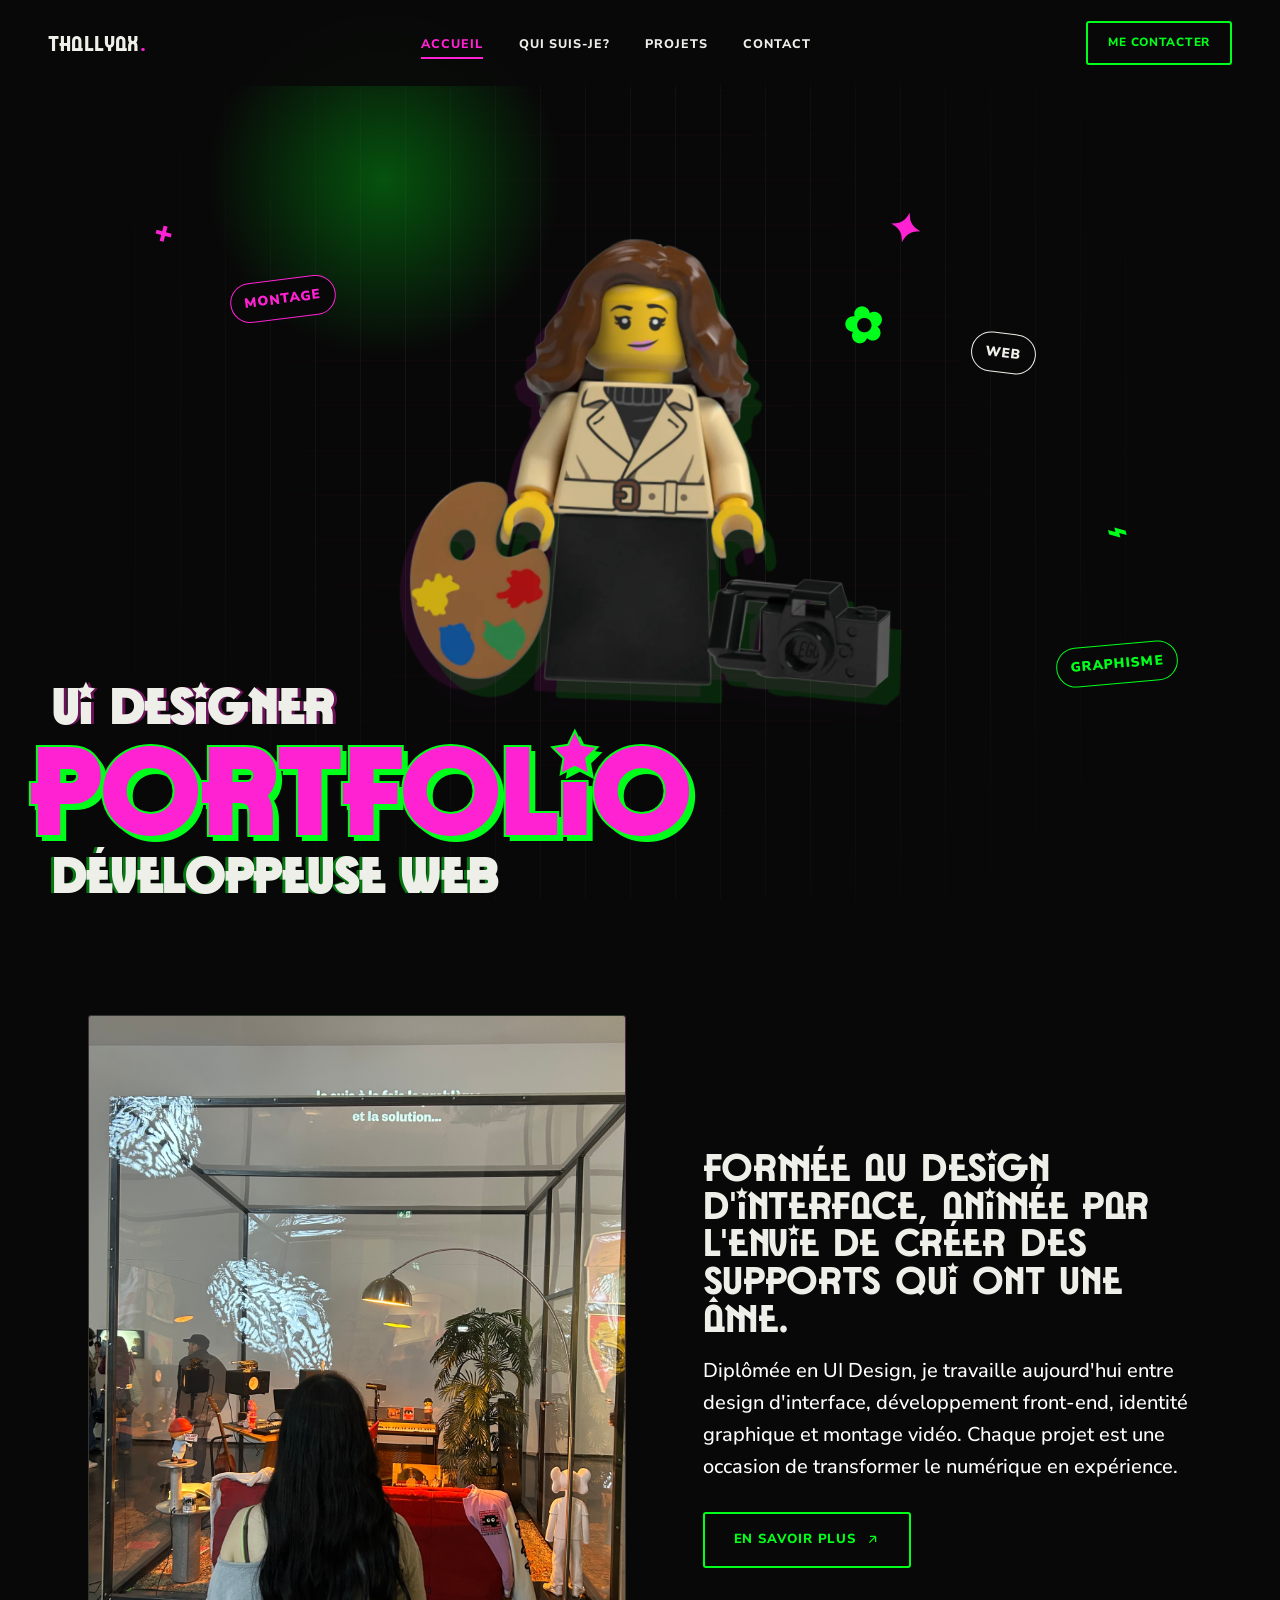
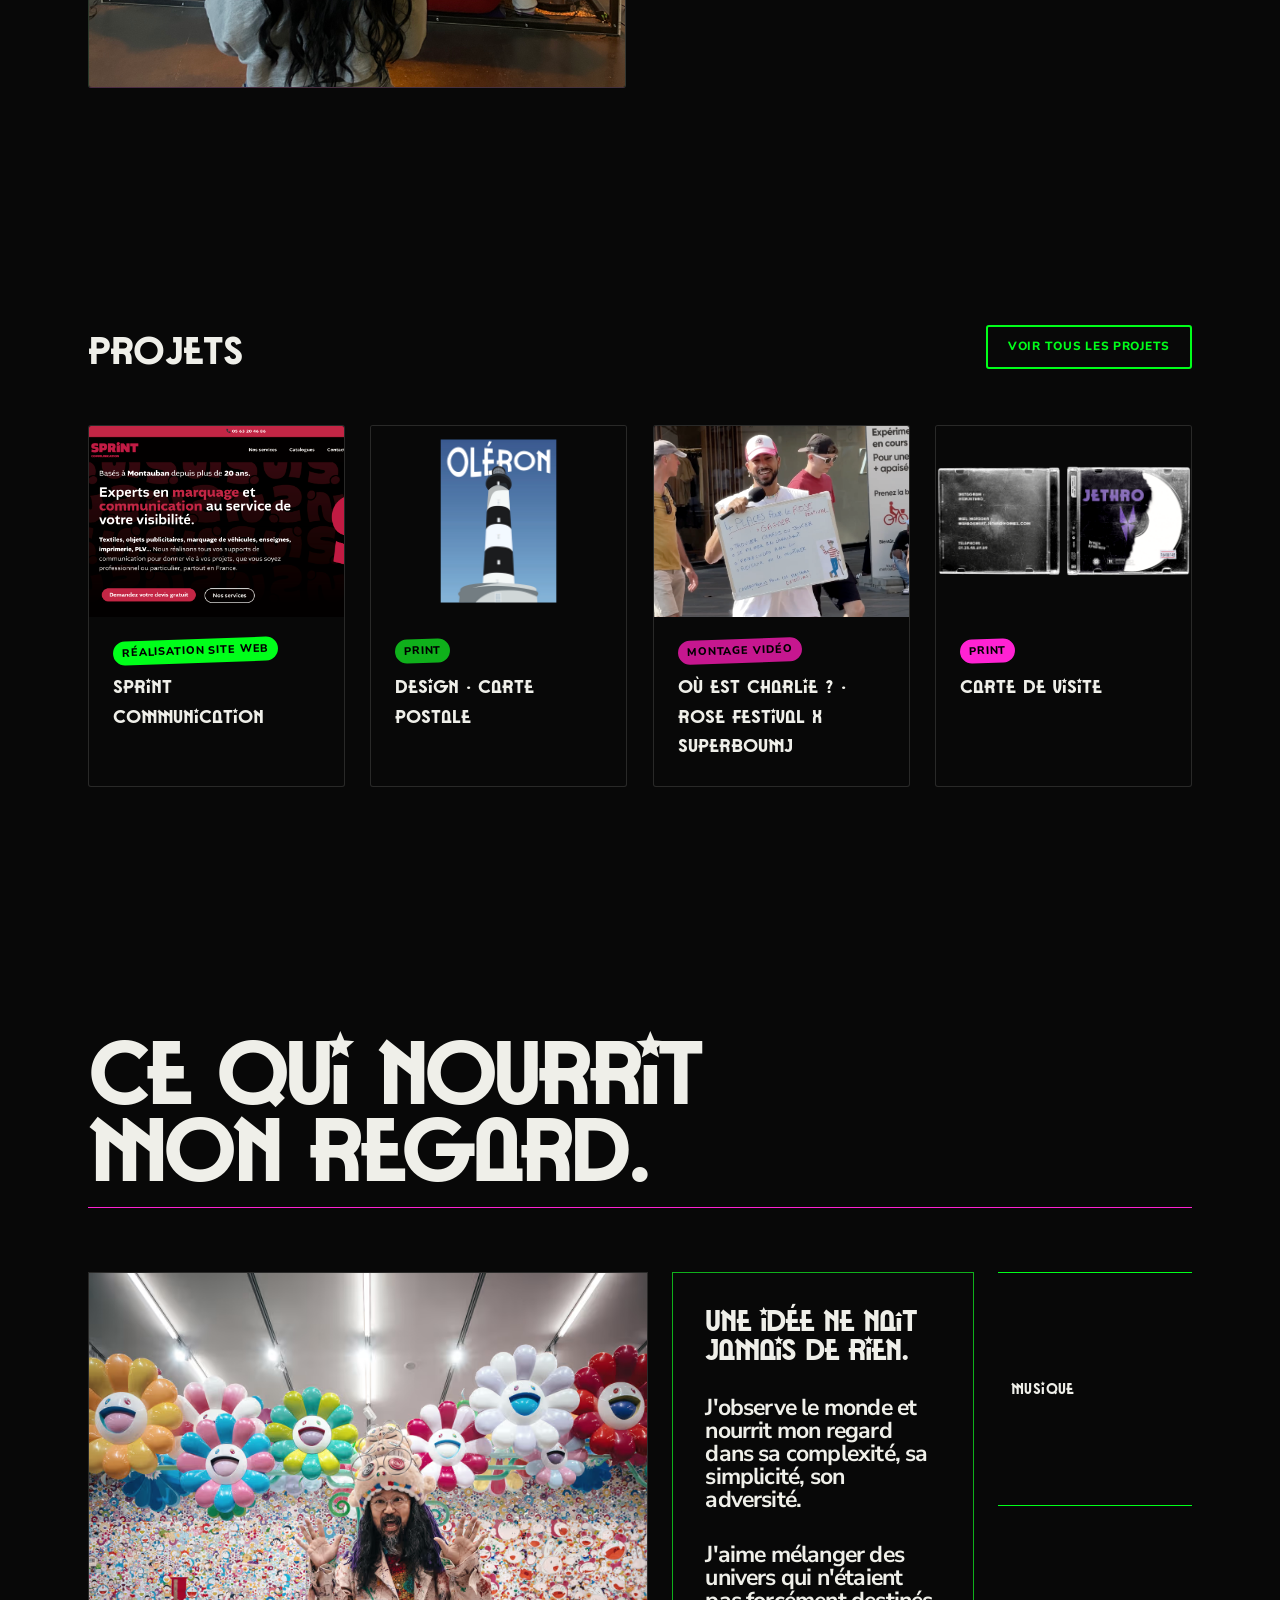
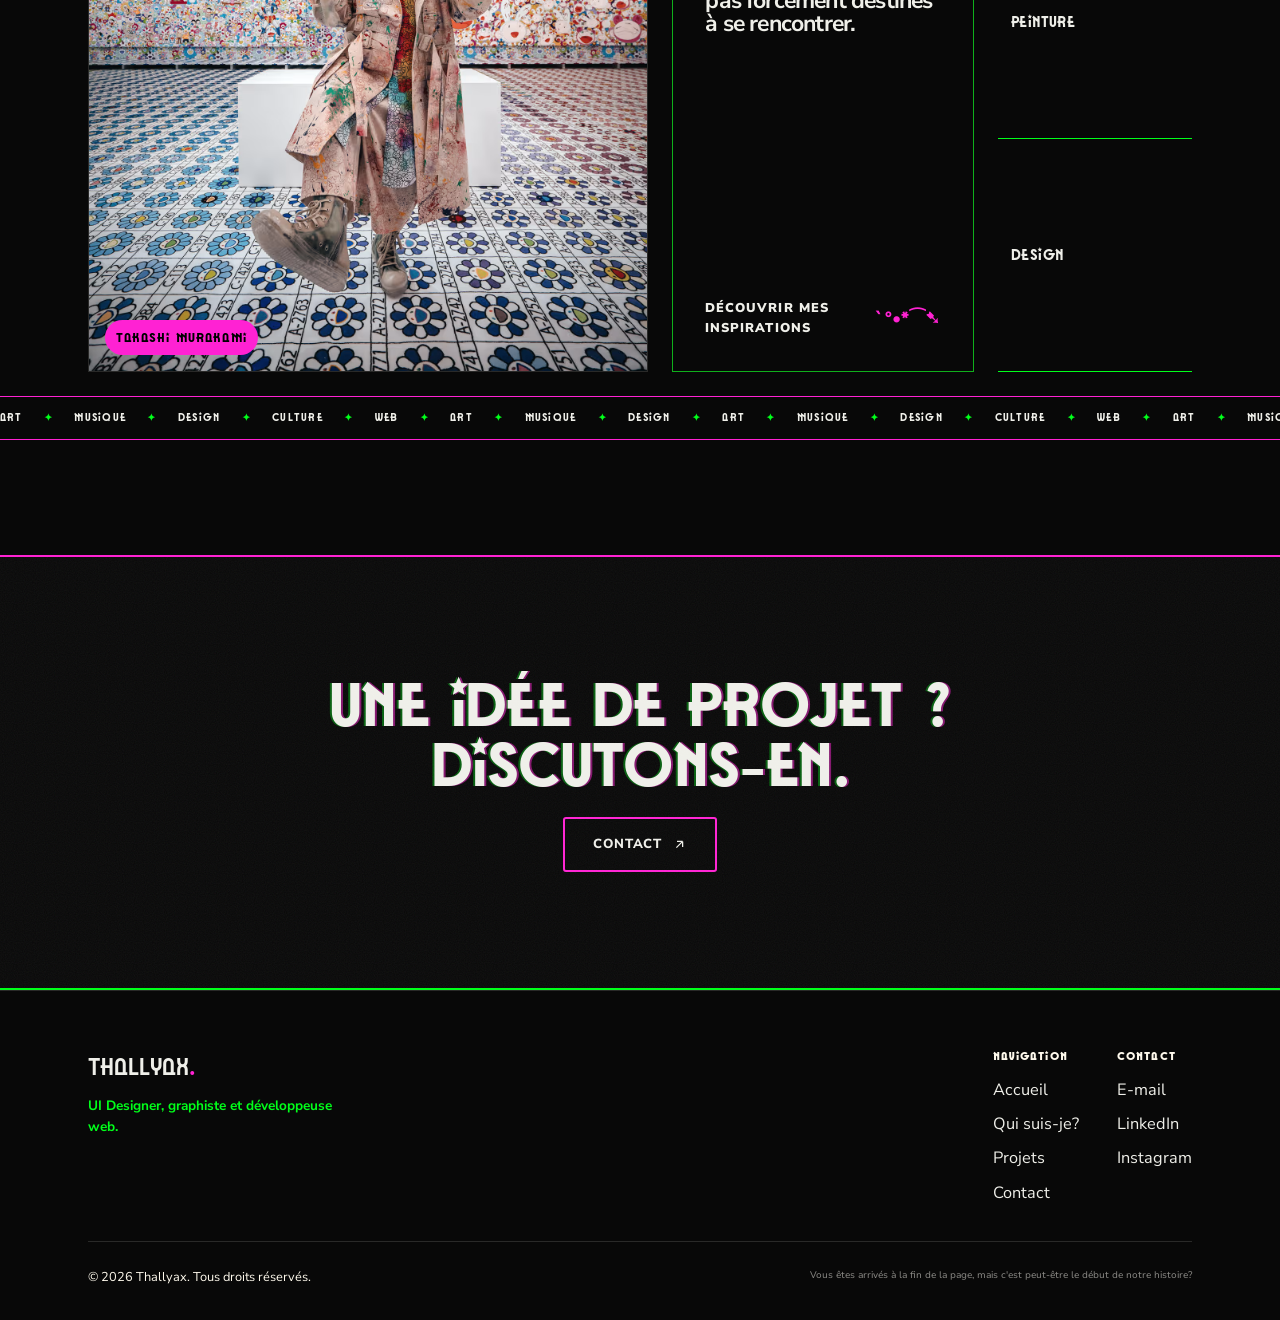
<file: index.html>
<!doctype html>
<html lang="fr">
  <head>
    <meta charset="UTF-8" />
    <meta name="viewport" content="width=device-width, initial-scale=1.0" />
    <title>THALLYAX. — UI Designer, développeuse web & graphiste</title>
    <link rel="icon" type="image/png" href="assets/images/favicon.png" />
    <meta
      name="description"
      content="Portfolio de Thallyax, UI Designer, graphiste et développeuse web. Sites web, identités visuelles, montage vidéo, je conçois des expériences digitales vivantes."
    />
    <link rel="icon" href="data:," />
    <link rel="preconnect" href="https://fonts.googleapis.com" />
    <link rel="preconnect" href="https://fonts.gstatic.com" crossorigin />
    <link rel="preconnect" href="https://fonts.googleapis.com" />
    <link rel="preconnect" href="https://fonts.gstatic.com" crossorigin />

    <link
      href="https://fonts.googleapis.com/css2?family=Nunito+Sans:wght@200;300;400;500;600;700;800;900&display=swap"
      rel="stylesheet"
    />
    <link rel="stylesheet" href="css/style.css" />
  </head>
  <body>
    <!-- ============================== NAVIGATION ============================== -->
    <header class="nav">
      <a href="index.html" class="nav-logo">THALLYAX<span>.</span></a>
      <nav aria-label="Navigation principale">
        <ul class="nav-links">
          <li><a href="index.html" aria-current="page">Accueil</a></li>
          <li><a href="qui-je-suis.html">Qui suis-je?</a></li>
          <li><a href="projets.html">Projets</a></li>
          <li><a href="contact.html">Contact</a></li>
        </ul>
      </nav>
      <div class="nav-cta">
        <a href="contact.html" class="btn btn-ghost btn-sm">Me contacter</a>
      </div>
      <button
        class="nav-burger"
        aria-label="Ouvrir le menu"
        aria-expanded="false"
      >
        <span></span><span></span><span></span>
      </button>
    </header>

    <main>
      <!-- ============================== HERO ============================== -->
      <section class="hero">
        <div class="hero-spotlight" aria-hidden="true"></div>

        <div class="hero-character">
          <div class="hero-character-bg" aria-hidden="true"></div>

          <img
            src="assets/images/lego-thallyax.png"
            alt="Figurine LEGO représentant Thallyax"
            class="hero-lego"
          />
        </div>

        <div
          class="hero-words"
          aria-label="UI Designer, Portfolio, développeuse"
        >
          <span class="hero-word hero-word-top"> UI Designer </span>

          <h1><span class="hero-word hero-word-middle"> Portfolio </span></h1>

          <span class="hero-word hero-word-bottom"> développeuse web </span>
        </div>

        <a href="projets.html?cat=video" class="hero-tag hero-tag-montage"
          >MONTAGE</a
        >
        <a href="projets.html?cat=web" class="hero-tag hero-tag-web">WEB</a>
        <a href="projets.html?cat=graphisme" class="hero-tag hero-tag-graph"
          >GRAPHISME</a
        >

        <div class="hero-plus hero-plus-one" aria-hidden="true">+</div>

        <div class="hero-plus hero-plus-two" aria-hidden="true">⌁</div>

        <div class="hero-star hero-star-one" aria-hidden="true">✦</div>

        <div class="hero-flower" aria-hidden="true">✿</div>
      </section>

      <!-- ============================== À PROPOS (résumé) ============================== -->
      <section data-reveal>
        <div class="wrap about-summary">
          <div class="about-summary-figure">
            <img
              src="assets/images/portrait.jpeg"
              alt="Portrait de Thallyax"
              class="about-summary-photo"
            />
          </div>
          <div>
            <!-- <p class="eyebrow">À propos</p> -->
            <h2
              class="display"
              style="font-size: var(--fs-h2); margin-top: 0.8rem"
            >
              Formée au design d'interface, animée par l'envie de créer des
              supports qui ont une âme.
            </h2>
            <p class="lede" style="margin-top: 1.2rem">
              Diplômée en UI Design, je travaille aujourd'hui entre design
              d'interface, développement front-end, identité graphique et
              montage vidéo. Chaque projet est une occasion de transformer le
              numérique en expérience.
            </p>
            <a
              href="qui-je-suis.html"
              class="btn btn-ghost"
              style="margin-top: 1.8rem"
            >
              En savoir plus
              <svg
                viewBox="0 0 24 24"
                fill="none"
                stroke="currentColor"
                stroke-width="2"
              >
                <path d="M7 17L17 7M17 7H8M17 7V16" />
              </svg>
            </a>
          </div>
        </div>
      </section>

      <section class="section-alt" data-reveal>
        <div class="wrap">
          <div class="section-head split">
            <div>
              <!-- <p class="eyebrow">Sélection</p> -->
              <h2
                class="display"
                style="font-size: var(--fs-h2); margin-top: 0.8rem"
              >
                Projets
              </h2>
            </div>
            <a href="projets.html" class="btn btn-ghost btn-sm"
              >Voir tous les projets</a
            >
          </div>

          <div class="grid-4" data-reveal-stagger>
            <a href="projets.html?cat=web" class="card">
              <div class="card-media">
                <img
                  loading="lazy"
                  src="assets/images/web-1.png"
                  alt="capture d'écran de la hero zone de la page d'accuel du site web Sprint Communication"
                  onerror="
                    this.parentElement.innerHTML =
                      '<span class=\'img-placeholder\'>Visuel projet<br>Site web 1</span>'
                  "
                />
              </div>
              <div class="card-body">
                <span class="card-cat">Réalisation site web</span>
                <h3 class="card-title">Sprint Communication</h3>
              </div>
            </a>
            <a href="projets.html?cat=graphisme" class="card">
              <div class="card-media">
                <img
                  loading="lazy"
                  src="assets/images/graph-4.png"
                  alt="capture d'écran du design graphique d'une carte postale représentant le phare de l'île d'Oléron en flat design"
                  onerror="
                    this.parentElement.innerHTML =
                      '<span class=\'img-placeholder\'>Visuel projet<br>Site web 2</span>'
                  "
                />
              </div>
              <div class="card-body">
                <span class="card-cat-print">Print</span>
                <h3 class="card-title">Design · carte postale</h3>
              </div>
            </a>
            <a href="projets.html?cat=video" class="card">
              <div class="card-media">
                <img
                  loading="lazy"
                  src="assets/images/video-1.jpg"
                  alt="miniature de la vidéo 'Où est Charlie ?' réalisée pour le Rose Festival X Superboumj"
                  onerror="
                    this.parentElement.innerHTML =
                      '<span class=\'img-placeholder\'>Visuel<br>projet graphique</span>'
                  "
                />
              </div>
              <div class="card-body">
                <span class="card-cat-montage">Montage vidéo</span>
                <h3 class="card-title">
                  Où est Charlie ? · Rose Festival X Superboumj
                </h3>
              </div>
            </a>
            <a href="projets.html?cat=special" class="card">
              <div class="card-media">
                <img
                  loading="lazy"
                  src="assets/images/special-1.png"
                  alt="capture d'écran du design graphique d'une carte de visite en forme d'album de musique, réalisée pour l'artiste Jethro"
                  onerror="
                    this.parentElement.innerHTML =
                      '<span class=\'img-placeholder\'>Visuel<br>projet spécial</span>'
                  "
                />
              </div>
              <div class="card-body">
                <span class="card-cat-cdv">Print</span>
                <h3 class="card-title">carte de visite</h3>
              </div>
            </a>
          </div>
        </div>
      </section>

      <!-- ============================== MON UNIVERS ============================== -->
      <section class="home-inspirations" data-reveal>
        <div class="wrap">
          <div class="home-insp-top">
            <div>
              <!-- <p class="eyebrow">Inspirations</p> -->

              <h2 class="display home-insp-title">
                Ce qui nourrit<br />
                mon regard.
              </h2>
            </div>
          </div>

          <div class="home-insp-content">
            <div class="home-insp-main">
              <img
                src="assets/images/insp-murakami.png"
                alt="Œuvre de Takashi Murakami"
                loading="lazy"
              />

              <span class="home-insp-label">Takashi Murakami</span>
            </div>
            <div class="home-insp-text">
              <p class="home-insp-kicker-test">
                Une idée ne naît jamais de rien.
              </p>

              <p class="home-insp-kicker-test2">
                J'observe le monde et nourrit mon regard dans sa complexité, sa
                simplicité, son adversité.
              </p>

              <p class="home-insp-kicker-test2">
                J'aime mélanger des univers qui n'étaient pas forcément destinés
                à se rencontrer.
              </p>

              <a href="qui-je-suis.html#mon-univers" class="home-insp-button">
                Découvrir mes inspirations
                <span>ˋ°•*⁀➷</span>
              </a>
            </div>

            <div class="home-insp-list">
              <div class="home-insp-ref">
                <strong>Musique</strong>
              </div>

              <div class="home-insp-ref">
                <strong>Peinture</strong>
              </div>

              <div class="home-insp-ref">
                <strong>Design</strong>
              </div>
            </div>
          </div>

          <div class="home-insp-marquee">
            <div>
              ART <span>✦</span> MUSIQUE <span>✦</span> DESIGN
              <span>✦</span> CULTURE <span>✦</span> WEB <span>✦</span> ART
              <span>✦</span> MUSIQUE <span>✦</span> DESIGN <span>✦</span> ART
              <span>✦</span> MUSIQUE <span>✦</span> DESIGN
              <span>✦</span> CULTURE <span>✦</span> WEB <span>✦</span> ART
              <span>✦</span> MUSIQUE <span>✦</span> DESIGN <span>✦</span> ART
              <span>✦</span> MUSIQUE <span>✦</span> DESIGN
              <span>✦</span> CULTURE <span>✦</span> WEB <span>✦</span> ART
              <span>✦</span> MUSIQUE <span>✦</span> DESIGN <span>✦</span> ART
              <span>✦</span> MUSIQUE <span>✦</span> DESIGN
              <span>✦</span> CULTURE <span>✦</span> WEB <span>✦</span> ART
              <span>✦</span> MUSIQUE <span>✦</span> DESIGN <span>✦</span>
            </div>
          </div>
        </div>
      </section>

      <!-- ============================== CONTACT RAPIDE ============================== -->
      <section class="section-dark grain" data-reveal>
        <div class="wrap cta-block">
          <!-- <p class="eyebrow">Discutons</p> -->
          <h2 class="display">Une idée de projet ?<br />Discutons-en.</h2>
          <a
            href="contact.html"
            class="btn btn-primary"
            style="background: var(--accent); color: var(--ink)"
          >
            Contact
            <svg
              viewBox="0 0 24 24"
              fill="none"
              stroke="currentColor"
              stroke-width="2"
            >
              <path d="M7 17L17 7M17 7H8M17 7V16" />
            </svg>
          </a>
        </div>
      </section>
    </main>

    <!-- ============================== FOOTER ============================== -->
    <footer class="footer">
      <div class="wrap">
        <div class="footer-top">
          <div>
            <p class="footer-logo">Thallyax<span>.</span></p>
            <p
              style="
                color: var(--green);
                font-size: 0.85rem;
                margin-top: 0.6rem;
                max-width: 32ch;
              "
            >
              UI Designer, graphiste et développeuse web.
            </p>
          </div>
          <div class="footer-links">
            <div class="footer-col">
              <h4>Navigation</h4>
              <ul>
                <li><a href="index.html">Accueil</a></li>
                <li><a href="qui-je-suis.html">Qui suis-je?</a></li>
                <li><a href="projets.html">Projets</a></li>
                <li><a href="contact.html">Contact</a></li>
              </ul>
            </div>
            <div class="footer-col">
              <h4>Contact</h4>
              <ul>
                <!-- 🔧 Remplacer par vos liens réels -->
                <li><a href="mailto:thallyaer@gmail.com">E-mail</a></li>
                <li>
                  <a
                    href="https://linkedin.com/in/thallya-romero"
                    target="_blank"
                    rel="noopener"
                    >LinkedIn</a
                  >
                </li>
                <li>
                  <a
                    href="https://instagram.com/thally4x"
                    target="_blank"
                    rel="noopener"
                    >Instagram</a
                  >
                </li>
              </ul>
            </div>
          </div>
        </div>
        <div class="footer-bottom">
          <span>© <span id="year"></span> Thallyax. Tous droits réservés.</span>
          <span class="story-end">
            Vous êtes arrivés à la fin de la page, mais c'est peut-être le début
            de notre histoire?
          </span>
        </div>
      </div>
    </footer>

    <script src="js/main.js"></script>
  </body>
</html>
</file>
<file: css/style.css>
/* -------------------------------------------------------------------- */
/* 1. VARIABLES                                                          */
/* -------------------------------------------------------------------- */

@font-face {
  font-family: "Patriot";
  src: url("../assets/fonts/Patriot-Light.woff2") format("woff2");
  font-weight: 300;
  font-style: normal;
  font-display: swap;
}

@font-face {
  font-family: "Patriot";
  src: url("../assets/fonts/Patriot-Normal.woff2") format("woff2");
  font-weight: 400;
  font-style: normal;
  font-display: swap;
}

@font-face {
  font-family: "Patriot";
  src: url("../assets/fonts/Patriot-Medium.woff2") format("woff2");
  font-weight: 500;
  font-style: normal;
  font-display: swap;
}

@font-face {
  font-family: "Patriot";
  src: url("../assets/fonts/Patriot-Bold.woff2") format("woff2");
  font-weight: 700;
  font-style: normal;
  font-display: swap;
}

@font-face {
  font-family: "Patriot";
  src: url("../assets/fonts/Patriot-UltraBold.woff2") format("woff2");
  font-weight: 800;
  font-style: normal;
  font-display: swap;
}

@font-face {
  font-family: "Patriot";
  src: url("../assets/fonts/Patriot-Black.woff2") format("woff2");
  font-weight: 900;
  font-style: normal;
  font-display: swap;
}

:root {
  /* Fonds */
  --bg: #080808;
  --bg-alt: #080808;
  --panel: #080808;
  --panel-2: #080808;

  /* Texte */
  --ink: #efefe9;
  --ink-soft: #b7b5ac;
  --gray: #fef9ec;
  --line: rgba(239, 239, 233, 0.14);
  --line-strong: rgba(239, 239, 233, 0.28);
  --white: #ffffff;
  --black: #000000;

  /* Accents  */
  --pink: #ff22d3;
  --pink-dim: #c6178f;
  --green: #00ff1a;
  --green-dim: #0fb01b;

  /* Typo */

  --font-display: "Patriot", sans-serif;
  --font-body: "Nunito Sans", sans-serif;

  /* Échelle */
  --fs-hero: clamp(2.8rem, 7.4vw, 6.6rem);
  --fs-h1: clamp(2.3rem, 4.8vw, 3.8rem);
  --fs-h2: clamp(1.7rem, 3vw, 2.5rem);
  --fs-body: 1.02rem;
  --fs-small: 0.85rem;

  --radius: 3px;
  --container: 1200px;
  --gutter: clamp(1.25rem, 5vw, 3rem);
  --section-pad: clamp(4rem, 9vw, 7.5rem);

  --ease: cubic-bezier(0.22, 0.68, 0.1, 1);
  --dur-s: 0.3s;
  --dur-m: 0.6s;
  --dur-l: 1s;
}

*,
*::before,
*::after {
  box-sizing: border-box;
}
html {
  scroll-behavior: smooth;
}
body {
  margin: 0;
  background: var(--bg);
  color: var(--ink);
  font-family: var(--font-body);
  font-size: var(--fs-body);
  line-height: 1.6;
  -webkit-font-smoothing: antialiased;
  overflow-x: hidden;
}
img {
  max-width: 100%;
  display: block;
}
a {
  color: inherit;
  text-decoration: none;
}
ul {
  list-style: none;
  margin: 0;
  padding: 0;
}
button {
  font-family: inherit;
  cursor: pointer;
  background: none;
  border: none;
  color: inherit;
}
input,
textarea {
  font-family: inherit;
  font-size: inherit;
}
h1,
h2,
h3,
h4,
figure {
  margin: 0;
  font-family: var(--font-display);
  font-weight: 700;
}

p {
  margin: 0;
  font-family: var(--font-body);
  font-weight: 700;
}

a:focus-visible,
button:focus-visible,
[tabindex]:focus-visible {
  outline: 2px solid var(--green);
  outline-offset: 3px;
}

::selection {
  background: var(--pink);
  color: var(--black);
}

/* -------------------------------------------------------------------- */
/* 3. TYPOGRAPHIE                                                        */
/* -------------------------------------------------------------------- */
.display {
  font-family: var(--font-display);
  font-weight: 700;
  text-transform: uppercase;
  letter-spacing: -0.01em;
  line-height: 0.98;
}
.eyebrow {
  font-family: var(--font-body);
  font-weight: 800;
  font-size: 0.74rem;
  text-transform: uppercase;
  letter-spacing: 0.16em;
  color: var(--green);
  display: inline-flex;
  align-items: center;
  gap: 0.6em;
}

.lede {
  font-family: var(--font-body);
  font-size: clamp(1.05rem, 1.6vw, 1.25rem);
  color: var(--white);
  font-weight: 500;
}

.text-gray {
  color: var(--gray);
}

/* -------------------------------------------------------------------- */
/* 4. LAYOUT UTILITAIRES                                                 */
/* -------------------------------------------------------------------- */
.wrap {
  max-width: var(--container);
  margin-inline: auto;
  padding-inline: var(--gutter);
}
section {
  padding-block: var(--section-pad);
}
.section-head {
  display: flex;
  flex-direction: column;
  gap: 0.9rem;
  margin-bottom: clamp(2.2rem, 5vw, 3.5rem);
  max-width: 640px;
}
.section-head.split {
  flex-direction: row;
  align-items: flex-end;
  justify-content: space-between;
  max-width: none;
  gap: 2rem;
  flex-wrap: wrap;
}

.grain {
  position: relative;
}
.grain::after {
  content: "";
  position: absolute;
  inset: 0;
  pointer-events: none;
  opacity: 0.06;
  mix-blend-mode: screen;
  background-image: url("data:image/svg+xml,%3Csvg xmlns='http://www.w3.org/2000/svg' width='120' height='120'%3E%3Cfilter id='n'%3E%3CfeTurbulence type='fractalNoise' baseFrequency='0.9' numOctaves='2' stitchTiles='stitch'/%3E%3C/filter%3E%3Crect width='100%25' height='100%25' filter='url(%23n)'/%3E%3C/svg%3E");
}

/* Boutons — coins francs, ombre portée "décalage d'impression" au survol */
.btn {
  display: inline-flex;
  align-items: center;
  gap: 0.6rem;
  padding: 0.95rem 1.8rem;
  border-radius: var(--radius);
  font-size: 0.82rem;
  font-weight: 800;
  text-transform: uppercase;
  letter-spacing: 0.06em;
  border: 2px solid transparent;
  transition:
    transform var(--dur-s) var(--ease),
    box-shadow var(--dur-s) var(--ease),
    background var(--dur-s),
    color var(--dur-s),
    border-color var(--dur-s);
}
.btn-primary {
  background: var(--pink);
  color: var(--black);
  border-color: var(--pink);
}
.btn-primary:hover {
  background: var(--bg);
  color: var(--pink);
  transform: translate(-3px, -3px);
  box-shadow: 4px 4px 0 var(--pink);
}
.btn-ghost {
  border-color: var(--green);
  color: var(--green);
}
.btn-ghost:hover {
  border-color: var(--green);
  color: var(--green);
  transform: translate(-3px, -3px);
  box-shadow: 4px 4px 0 var(--green);
}
.btn-on-dark {
  border-color: var(--line-strong);
  color: var(--ink);
}
.btn-sm {
  padding: 0.65rem 1.25rem;
  font-size: 0.74rem;
}

.btn-sm1 {
  padding: 0.65rem 1.25rem;
  font-size: 0.74rem;
  color: var(--black);
  background: var(--green);
  border-color: var(--green);
}

.btn-sm1:hover {
  background: var(--bg);
  color: var(--green);
  transform: translate(-3px, -3px);
  box-shadow: 4px 4px 0 var(--green);
}
.btn svg {
  width: 15px;
  height: 15px;
  transition: transform var(--dur-s) var(--ease);
}
.btn:hover svg {
  transform: translate(2px, -2px);
}

/* -------------------------------------------------------------------- */
/* 5. NAVIGATION                                                         */
/* -------------------------------------------------------------------- */
.nav {
  position: fixed;
  top: 0;
  left: 0;
  right: 0;
  z-index: 100;
  padding: 1.3rem var(--gutter);
  display: flex;
  align-items: center;
  justify-content: space-between;
  border-bottom: 1px solid transparent;
  background: rgba(8, 8, 8, 0.88);
  transition:
    padding var(--dur-m) var(--ease),
    border-color var(--dur-m);
}

.nav::before {
  content: "";
  position: absolute;
  inset: 0;
  background: rgba(8, 8, 8, 0.88);
  backdrop-filter: blur(10px);
  opacity: 0;
  transition: opacity var(--dur-m);
  z-index: -1;
  pointer-events: none;
}

.nav.is-scrolled {
  padding-block: 0.8rem;
  border-bottom-color: var(--line);
}
.nav.is-scrolled::before {
  opacity: 1;
}

.nav-logo {
  font-family: var(--font-display);
  font-size: 1.3rem;
  font-weight: 700;
  letter-spacing: 0.01em;
}
.nav-logo span {
  color: var(--pink);
}
.nav-links {
  display: flex;
  gap: 2.2rem;
  align-items: center;
}
.nav-links a {
  position: relative;
  font-weight: 800;
  font-size: 0.78rem;
  text-transform: uppercase;
  letter-spacing: 0.08em;
  padding-block: 0.3rem;
}
.nav-links a::after {
  content: "";
  position: absolute;
  left: 0;
  right: 0;
  bottom: -3px;
  height: 2px;
  background: var(--pink);
  transform: scaleX(0);
  transform-origin: left;
  transition: transform var(--dur-s) var(--ease);
}
.nav-links a:hover::after,
.nav-links a[aria-current="page"]::after {
  transform: scaleX(1);
}
.nav-links a[aria-current="page"] {
  color: var(--pink);
}

.nav-cta {
  display: flex;
  align-items: center;
  gap: 1.4rem;
}

.nav-burger {
  display: none;
  width: 34px;
  height: 34px;
  position: relative;
}
.nav-burger span {
  position: absolute;
  left: 6px;
  right: 6px;
  height: 2px;
  background: var(--ink);
  transition:
    transform var(--dur-s) var(--ease),
    opacity var(--dur-s),
    background var(--dur-s);
}
.nav-burger span:nth-child(1) {
  top: 11px;
}
.nav-burger span:nth-child(2) {
  top: 17px;
}
.nav-burger span:nth-child(3) {
  top: 23px;
}
.nav.is-open .nav-burger span {
  background: var(--pink);
}
.nav.is-open .nav-burger span:nth-child(1) {
  transform: translateY(6px) rotate(45deg);
}
.nav.is-open .nav-burger span:nth-child(2) {
  opacity: 0;
}
.nav.is-open .nav-burger span:nth-child(3) {
  transform: translateY(-6px) rotate(-45deg);
}

/* -------------------------------------------------------------------- */
/* 6. HERO + TICKER                                                      */
/* -------------------------------------------------------------------- */

/* =========================================================
   HERO
========================================================= */

.hero {
  position: relative;
  min-height: 100svh;

  overflow: hidden;
  isolation: isolate;

  background: var(--bg);

  display: flex;
  align-items: center;
  justify-content: center;

  padding: 7rem 0 3rem;
}

/* =========================================================
   SPOTLIGHT
========================================================= */

.hero-spotlight {
  position: absolute;
  inset: 0;

  z-index: -2;

  background: radial-gradient(
    320px circle at var(--x, 30%) var(--y, 20%),
    rgba(0, 255, 26, 0.3),
    transparent 55%
  );

  transition: background 0.25s ease-out;
}

.hero::before {
  content: "";

  position: absolute;
  inset: 0;

  z-index: -3;

  background-image:
    linear-gradient(rgba(162, 21, 115, 0.085) 1px, transparent 1px),
    linear-gradient(90deg, rgba(239, 239, 233, 0.085) 1px, transparent 1px);

  background-size: 45px 45px;

  mask-image: radial-gradient(circle at center, black, transparent 80%);
}
/* =========================================================
   HEADER
========================================================= */

.hero-header {
  position: absolute;

  top: 0;
  left: 50%;
  transform: translateX(-50%);

  width: 100%;

  padding-top: 2rem;

  display: flex;
  align-items: center;
  justify-content: space-between;

  z-index: 20;
}

/* logo */

.hero-logo {
  color: var(--ink);

  text-decoration: none;

  font-family: var(--font-display);

  font-size: clamp(1.7rem, 2.5vw, 2.6rem);

  font-weight: 800;

  letter-spacing: -0.04em;

  line-height: 1;
}

.hero-logo span {
  color: var(--pink);
}

/* navigation */

.hero-nav {
  display: flex;
  align-items: center;

  gap: clamp(1.5rem, 3vw, 3.5rem);
}

.hero-nav a {
  position: relative;

  color: var(--ink);

  text-decoration: none;

  font-family: var(--font-body);

  font-size: clamp(1rem, 1.5vw, 1.25rem);

  font-weight: 700;

  transition:
    color 0.2s ease,
    transform 0.2s ease;
}

.hero-nav a:hover {
  color: var(--pink);
  transform: translateY(-2px);
}

/* =========================================================
   PERSONNAGE LEGO
========================================================= */

.hero-character {
  position: absolute;

  left: 50%;
  top: 50%;

  transform: translate(-50%, -46%);

  width: min(48vw, 680px);
  height: min(75vh, 760px);

  z-index: 2;

  display: flex;
  align-items: center;
  justify-content: center;

  pointer-events: none;
}

/* LEGO */

.hero-lego {
  position: relative;

  display: block;

  width: 100%;
  height: 100%;

  object-fit: contain;

  filter: drop-shadow(12px 18px 0 rgba(0, 255, 26, 0.12))
    drop-shadow(-10px 12px 0 rgba(255, 34, 211, 0.1));

  transform: rotate(2deg);

  transition: transform 0.4s var(--ease);
}

.hero-character:hover .hero-lego {
  transform: rotate(-2deg) translateY(-7px);
}

/* =========================================================
   GROSSE TYPOGRAPHIE
========================================================= */

.hero-words {
  position: absolute;

  left: 0;
  right: 0;

  bottom: 0%;

  z-index: 5;

  pointer-events: none;
}

/* mots */

.hero-word {
  position: absolute;

  display: block;

  font-family: var(--font-display);

  font-weight: 900;

  line-height: 0.78;

  letter-spacing: -0.055em;

  white-space: nowrap;

  text-transform: none;
}

/* ---------------------------------------------------------
   UI DESIGNER
--------------------------------------------------------- */

.hero-word-top {
  left: 4%;

  bottom: clamp(11rem, 17vh, 11rem);

  font-size: clamp(1.5rem, 4vw, 5rem);

  color: var(--ink);

  z-index: 4;

  text-shadow: 3px 0 rgba(255, 34, 211, 0.4);
}

/* ---------------------------------------------------------
   PORTFOLIO
--------------------------------------------------------- */

.hero-word-middle {
  left: 2%;

  bottom: clamp(4rem, 6vh, 4rem);

  font-size: clamp(5rem, 10vw, 11rem);

  color: var(--pink);

  -webkit-text-stroke: 2px var(--green);

  z-index: 6;

  text-shadow: 5px 5px 0 var(--green);
}

/* ---------------------------------------------------------
   DÉVELOPPEUSE
--------------------------------------------------------- */

.hero-word-bottom {
  left: 4%;

  bottom: clamp(0.3rem, 0.8vh, 0.7rem);

  font-size: clamp(1.5rem, 4vw, 5rem);

  color: var(--ink);

  z-index: 7;

  text-shadow: -3px 0 rgba(0, 255, 26, 0.45);
}

/* =========================================================
   PETITS LABELS
========================================================= */

.hero-tag {
  position: absolute;

  z-index: 10;

  padding: 0.5rem 0.85rem;

  border: 1px solid var(--ink);
  border-radius: 20px;

  background: var(--bg);

  color: var(--ink);

  font-family: var(--font-body);

  font-size: 0.85rem;

  font-weight: 900;

  letter-spacing: 0.08em;

  text-transform: uppercase;
}

/* UI */

.hero-tag-montage {
  left: 18%;

  top: 31%;

  transform: rotate(-7deg);

  color: var(--pink);

  border-color: var(--pink);
}

/* WEB */

.hero-tag-web {
  right: 19%;

  top: 37%;

  transform: rotate(7deg);
}

/* GRAPHISME */

.hero-tag-graph {
  right: 8%;

  bottom: 24%;

  transform: rotate(-5deg);

  color: var(--green);

  border-color: var(--green);
}

/* =========================================================
   PLUS
========================================================= */

.hero-plus {
  position: absolute;

  z-index: 8;

  font-family: var(--font-body);

  font-weight: 900;

  font-size: 2rem;
}

.hero-plus-one {
  top: 23%;
  left: 12%;

  color: var(--pink);

  transform: rotate(15deg);
}

.hero-plus-two {
  right: 12%;
  bottom: 38%;

  color: var(--green);

  transform: rotate(-15deg);
}

/* =========================================================
   ÉTOILE
========================================================= */

.hero-star {
  position: absolute;

  z-index: 8;

  font-size: 2.5rem;

  font-weight: 900;

  color: var(--pink);
}

.hero-star-one {
  right: 28%;
  top: 22%;

  transform: rotate(15deg);
}

/* =========================================================
   FLÈCHE
========================================================= */

.hero-flower {
  position: absolute;

  z-index: 8;

  right: 31%;
  top: 32%;

  font-family: var(--font-body);

  font-size: 3rem;

  font-weight: 800;

  color: var(--green);

  transform: rotate(-12deg);
}

/* =========================================================
   BAS
========================================================= */

.hero-bottom {
  position: absolute;

  bottom: 1.5rem;
  left: 50%;

  transform: translateX(-50%);

  width: 100%;

  display: flex;
  align-items: flex-end;
  justify-content: space-between;

  z-index: 15;
}

.hero-bottom p {
  margin: 0;

  font-family: var(--font-body);

  font-size: 0.65rem;

  font-weight: 800;

  text-transform: uppercase;

  letter-spacing: 0.12em;

  color: var(--gray);
}

.hero-scroll {
  font-family: var(--font-body);

  font-size: 0.65rem;

  font-weight: 800;

  text-transform: uppercase;

  letter-spacing: 0.12em;

  color: var(--gray);
}

/* =========================================================
   RESPONSIVE — TABLETTE
========================================================= */

@media (max-width: 900px) {
  .hero {
    min-height: 100svh;
    padding: 6rem 1.5rem 3rem;
  }

  /* HEADER */

  .hero-header {
    padding: 1.5rem 1.5rem 0;
  }

  .hero-nav {
    gap: 1.5rem;
  }

  .hero-nav a {
    font-size: 0.95rem;
  }

  /* LEGO */

  .hero-character {
    width: min(55vw, 520px);
    height: min(68vh, 620px);

    transform: translate(-50%, -45%);
  }

  /* TYPO */

  .hero-word-top {
    left: 3%;
    bottom: 9rem;

    font-size: clamp(2rem, 6vw, 4rem);
  }

  .hero-word-middle {
    left: 1%;

    font-size: clamp(4.5rem, 13vw, 8rem);
  }

  .hero-word-bottom {
    left: 3%;
    bottom: 9%;

    font-size: clamp(2rem, 6vw, 4rem);
  }

  /* TAGS */

  .hero-tag-montage {
    left: 10%;
    top: 27%;
  }

  .hero-tag-web {
    right: 10%;
    top: 32%;
  }

  .hero-tag-graph {
    right: 7%;
    bottom: 25%;
  }

  /* DECORATIONS */

  .hero-plus-one {
    left: 7%;
    top: 20%;
  }

  .hero-plus-two {
    right: 7%;
    bottom: 37%;
  }

  .hero-star-one {
    right: 20%;
    top: 18%;
  }

  .hero-flower {
    right: 23%;
    top: 28%;
  }

  /* BAS */

  .hero-bottom {
    padding: 0 1.5rem;
  }
}

/* =========================================================
   RESPONSIVE — MOBILE
========================================================= */

@media (max-width: 600px) {
  .hero {
    min-height: 100svh;

    padding: 5.5rem 1rem 2.5rem;

    overflow: hidden;
  }

  /* =======================================================
     HEADER
  ======================================================= */

  .hero-header {
    padding: 1.25rem 1rem 0;
  }

  .hero-logo {
    font-size: 1.65rem;
  }

  .hero-nav {
    gap: 0.9rem;
  }

  .hero-nav a {
    font-size: 0.8rem;
  }

  /* =======================================================
     PERSONNAGE LEGO
  ======================================================= */

  .hero-character {
    /*
      On garde le LEGO assez grand pour qu'il
      reste le point focal de la hero.
    */

    width: 78vw;
    height: 63vh;

    top: 45%;

    transform: translate(-50%, -50%);
  }

  .hero-character-bg {
    width: 82%;
  }

  .hero-lego {
    filter: drop-shadow(7px 11px 0 rgba(0, 255, 26, 0.12))
      drop-shadow(-6px 8px 0 rgba(255, 34, 211, 0.1));
  }

  /* =======================================================
     GROSSE TYPO
  ======================================================= */

  .hero-words {
    bottom: 12%;
  }

  /*
    UI DESIGNER
  */

  .hero-word-top {
    left: 3%;

    bottom: 7.5rem;

    font-size: clamp(1.65rem, 8vw, 2.8rem);

    line-height: 0.85;
  }

  /*
    PORTFOLIO
  */

  .hero-word-middle {
    left: 1%;

    bottom: 3.3rem;

    font-size: clamp(3.7rem, 18vw, 6rem);

    line-height: 0.75;

    -webkit-text-stroke: 1.5px var(--green);

    text-shadow: 3px 3px 0 var(--green);
  }

  /*
    DEVELOPPEUSE WEB
  */

  .hero-word-bottom {
    left: 3%;

    bottom: 0;

    font-size: clamp(1.45rem, 7.5vw, 2.7rem);

    line-height: 0.85;
  }

  /* =======================================================
     PETITS LABELS
  ======================================================= */

  .hero-tag {
    padding: 0.4rem 0.65rem;

    font-size: 0.55rem;

    letter-spacing: 0.07em;
  }

  .hero-tag-montage {
    left: 6%;

    top: 25%;

    transform: rotate(-6deg);
  }

  .hero-tag-web {
    right: 6%;

    top: 29%;

    transform: rotate(6deg);
  }

  .hero-tag-graph {
    right: 5%;

    bottom: 29%;

    transform: rotate(-5deg);
  }

  /* =======================================================
     PLUS
  ======================================================= */

  .hero-plus {
    font-size: 1.5rem;
  }

  .hero-plus-one {
    left: 5%;

    top: 18%;

    transform: rotate(15deg);
  }

  .hero-plus-two {
    right: 6%;

    bottom: 40%;

    transform: rotate(-15deg);
  }

  /* =======================================================
     ÉTOILE
  ======================================================= */

  .hero-star {
    font-size: 1.8rem;
  }

  .hero-star-one {
    right: 16%;

    top: 18%;

    transform: rotate(15deg);
  }

  /* =======================================================
     FLEUR / SYMBOLE
  ======================================================= */

  .hero-flower {
    right: 18%;

    top: 25%;

    font-size: 2.2rem;

    transform: rotate(-12deg);
  }

  /* =======================================================
     BAS
  ======================================================= */

  .hero-bottom {
    bottom: 1rem;

    padding: 0 1rem;
  }

  .hero-bottom p,
  .hero-scroll {
    font-size: 0.55rem;

    letter-spacing: 0.09em;
  }
}

/* =========================================================
   PETITS TELEPHONES
========================================================= */

@media (max-width: 390px) {
  .hero {
    padding-left: 0.75rem;
    padding-right: 0.75rem;
  }

  .hero-header {
    padding-left: 0.75rem;
    padding-right: 0.75rem;
  }

  .hero-logo {
    font-size: 1.45rem;
  }

  .hero-nav {
    gap: 0.65rem;
  }

  .hero-nav a {
    font-size: 0.72rem;
  }

  /* LEGO */

  .hero-character {
    width: 82vw;
    height: 58vh;

    top: 44%;
  }

  /* TYPO */

  .hero-word-top {
    bottom: 7rem;

    font-size: 1.5rem;
  }

  .hero-word-middle {
    bottom: 3rem;

    font-size: 17vw;

    -webkit-text-stroke: 1px var(--green);

    text-shadow: 2px 2px 0 var(--green);
  }

  .hero-word-bottom {
    font-size: 7vw;
  }

  /* TAGS */

  .hero-tag {
    padding: 0.35rem 0.5rem;

    font-size: 0.5rem;
  }

  .hero-tag-montage {
    left: 4%;
    top: 25%;
  }

  .hero-tag-web {
    right: 4%;
    top: 29%;
  }

  .hero-tag-graph {
    right: 4%;
    bottom: 30%;
  }

  /* DECORATION */

  .hero-plus-one {
    left: 4%;
    top: 17%;
  }

  .hero-plus-two {
    right: 5%;
    bottom: 40%;
  }

  .hero-star-one {
    right: 13%;
    top: 17%;
  }

  .hero-flower {
    right: 15%;
    top: 24%;
  }

  /* BAS */

  .hero-bottom p,
  .hero-scroll {
    font-size: 0.48rem;
  }
}

/* -------------------------------------------------------------------- */
/* 7. SECTIONS COMMUNES                                                  */
/* -------------------------------------------------------------------- */
.section-alt {
  background: var(--bg-alt);
}

.section-dark {
  background: var(--panel);
  border-top: 2px solid var(--pink);
  border-bottom: 2px solid var(--green);
}

.about-summary {
  display: grid;
  grid-template-columns: 1.1fr 1fr;
  gap: clamp(2.5rem, 6vw, 6rem);
  align-items: center;
}
.about-summary-figure {
  aspect-ratio: 4/5;
  border-radius: var(--radius);
  overflow: hidden;
  background:
    linear-gradient(155deg, rgba(255, 34, 211, 0.16), rgba(0, 255, 26, 0.08)),
    var(--panel);
  display: flex;
  align-items: center;
  justify-content: center;
  border: 1px solid var(--line);
}
.about-summary-figure img {
  width: 100%;
  height: 100%;
  object-fit: cover;
}

.img-placeholder {
  font-weight: 800;
  font-size: 0.75rem;
  color: var(--ink-soft);
  text-align: center;
  padding: 1rem;
  text-transform: uppercase;
  letter-spacing: 0.06em;
}

/* CTA final */
.cta-block {
  text-align: center;
  display: flex;
  flex-direction: column;
  align-items: center;
  gap: 1.6rem;
}
.cta-block .display {
  font-size: var(--fs-h1);
  max-width: 16ch;
  text-shadow:
    2px 0 rgba(255, 34, 211, 0.5),
    -2px 0 rgba(0, 255, 26, 0.35);
}

/* -------------------------------------------------------------------- */
/* 8. CARTES / PROJETS                                                   */
/* -------------------------------------------------------------------- */
.grid-4 {
  display: grid;
  grid-template-columns: repeat(4, 1fr);
  gap: 1.6rem;
}
.grid-3 {
  display: grid;
  grid-template-columns: repeat(3, 1fr);
  gap: 1.8rem;
}
.grid-2 {
  display: grid;
  grid-template-columns: repeat(2, 1fr);
  gap: 2rem;
}

.card {
  display: flex;
  flex-direction: column;
  border-radius: var(--radius);
  overflow: hidden;
  background: var(--panel);
  border: 1px solid var(--line);
  transition:
    transform var(--dur-m) var(--ease),
    box-shadow var(--dur-m) var(--ease),
    border-color var(--dur-m);
}
.card:hover {
  transform: translate(-4px, -4px);
  border-color: var(--green);
  box-shadow: 6px 6px 0 var(--green);
}

.card-media {
  aspect-ratio: 4/3;
  position: relative;
  overflow: hidden;
  background: var(--panel-2);
}
.card-media img {
  width: 100%;
  height: 100%;
  object-fit: cover;
  filter: grayscale(0.25) contrast(1.05);
  transition:
    transform var(--dur-l) var(--ease),
    filter var(--dur-m) var(--ease);
}
.card:hover .card-media img {
  transform: scale(1.06);
  filter: grayscale(0) contrast(1.05);
}
.card-body {
  padding: 1.4rem 1.5rem 1.6rem;
  display: flex;
  flex-direction: column;
  gap: 0.6rem;
  flex: 1;
}

/* Étiquette "tampon" — remplace la pastille arrondie générique */
.card-cat {
  align-self: flex-start;
  font-weight: 800;
  font-size: 0.68rem;
  text-transform: uppercase;
  letter-spacing: 0.08em;
  color: var(--black);
  background: var(--green);
  padding: 0.2rem 0.55rem;
  border-radius: 20px;
  transform: rotate(-2deg);
}

.card-cat1 {
  align-self: flex-start;
  font-weight: 800;
  font-size: 0.68rem;
  text-transform: uppercase;
  letter-spacing: 0.08em;
  color: var(--black);
  background: var(--pink);
  padding: 0.2rem 0.55rem;
  border-radius: 20px;
  transform: rotate(-2deg);
}

.card-cat-print {
  align-self: flex-start;
  font-weight: 800;
  font-size: 0.68rem;
  text-transform: uppercase;
  letter-spacing: 0.08em;
  color: var(--black);
  background: var(--green-dim);
  padding: 0.2rem 0.55rem;
  border-radius: 20px;
  transform: rotate(-2deg);
}

.card-cat-montage {
  align-self: flex-start;
  font-weight: 800;
  font-size: 0.68rem;
  text-transform: uppercase;
  letter-spacing: 0.08em;
  color: var(--black);
  background: var(--pink-dim);
  padding: 0.2rem 0.55rem;
  border-radius: 20px;
  transform: rotate(-2deg);
}

.card-cat-cdv {
  align-self: flex-start;
  font-weight: 800;
  font-size: 0.68rem;
  text-transform: uppercase;
  letter-spacing: 0.08em;
  color: var(--black);
  background: var(--pink);
  padding: 0.2rem 0.55rem;
  border-radius: 20px;
  transform: rotate(-2deg);
}
.card-cat1B {
  align-self: flex-start;
  font-weight: 800;
  font-size: 0.68rem;
  text-transform: uppercase;
  letter-spacing: 0.08em;
  color: var(--black);
  background: var(--pink);
  padding: 0.2rem 0.55rem;
  border-radius: 20px;
  transform: rotate(-2deg);
}
.card-cat1B {
  align-self: flex-start;
  font-weight: 800;
  font-size: 0.68rem;
  text-transform: uppercase;
  letter-spacing: 0.08em;
  color: var(--black);
  background: var(--pink);
  padding: 0.2rem 0.55rem;
  border-radius: 20px;
  transform: rotate(-2deg);
}

.card-cats {
  align-self: flex-start;
  font-weight: 800;
  font-size: 0.68rem;
  text-transform: uppercase;
  letter-spacing: 0.08em;
  color: var(--black);
  background: var(--pink-dim);
  padding: 0.2rem 0.55rem;
  border-radius: 20px;
  transform: rotate(-2deg);
}

.card-cats {
  align-self: flex-start;
  font-weight: 800;
  font-size: 0.68rem;
  text-transform: uppercase;
  letter-spacing: 0.08em;
  color: var(--black);
  background: var(--pink-dim);
  padding: 0.2rem 0.55rem;
  border-radius: 20px;
  transform: rotate(-2deg);
}

.card-catf {
  align-self: flex-start;
  font-weight: 800;
  font-size: 0.68rem;
  text-transform: uppercase;
  letter-spacing: 0.08em;
  color: var(--black);
  background: var(--green-dim);
  padding: 0.2rem 0.55rem;
  border-radius: 20px;
  transform: rotate(-2deg);
}

.card-title {
  font-family: var(--font-display);
  font-size: 1.15rem;
  text-transform: none;
  letter-spacing: 0;
  font-weight: 700;
}
.card-desc {
  color: var(--ink-soft);
  font-family: var(--font-body);
  font-size: 0.94rem;
  flex: 1;
}
.card-tech {
  display: flex;
  flex-wrap: wrap;
  gap: 0.5rem;
  margin-top: 0.4rem;
}
.tag {
  font-weight: 800;
  font-size: 0.66rem;
  text-transform: uppercase;
  letter-spacing: 0.04em;
  padding: 0.28rem 0.6rem;
  border-radius: 20px;
  border: 1px solid var(--line-strong);
  color: var(--ink-soft);
}
.card-actions {
  display: flex;
  gap: 1rem;
  margin-top: 0.9rem;
  flex-wrap: wrap;
}
.card-link {
  display: inline-flex;
  align-items: center;
  gap: 0.4rem;
  font-size: 0.82rem;
  font-weight: 800;
  text-transform: uppercase;
  letter-spacing: 0.03em;
  border-bottom: 2px solid var(--pink);
  padding-bottom: 2px;
}
.card-link:hover {
  color: var(--pink);
}
.card-link.muted {
  border-color: var(--line);
  color: var(--gray);
}

/* -------------------------------------------------------------------- */
/* 9. CONTACT — liens directs, sans formulaire                           */
/* -------------------------------------------------------------------- */
.contact-links {
  margin-top: 2.6rem;
  display: flex;
  flex-direction: column;
}
.contact-link {
  display: flex;
  align-items: center;
  justify-content: space-between;
  padding: 1.6rem 0;
  border-top: 1px solid var(--line);
  font-family: var(--font-display);
  font-size: clamp(1.3rem, 2.6vw, 1.9rem);
  text-transform: uppercase;
  font-weight: 700;
  transition:
    padding-left var(--dur-s) var(--ease),
    color var(--dur-s);
}
.contact-links .contact-link:last-child {
  border-bottom: 1px solid var(--line);
}
.contact-link:hover {
  padding-left: 0.8rem;
  color: var(--pink);
}
.contact-link-icon {
  font-size: 1.2rem;
  margin-right: 0.6rem;
}
.contact-link-arrow {
  transition: transform var(--dur-s) var(--ease);
  color: var(--green);
  font-family: var(--font-body);
}
.contact-link:hover .contact-link-arrow {
  transform: translateX(6px);
}

.contact-note {
  margin-top: 2.4rem;
  padding: 1.4rem 1.6rem;
  border: 1px dashed var(--line-strong);
  border-radius: var(--radius);
  color: var(--ink-soft);
  font-size: 0.92rem;
}

/* ==========================================================================
   INSPIRATIONS — moodboard qui s'assemble au scroll
   ========================================================================== */
/* ===========================================================
   SECTION INSPIRATIONS — feuille de style autonome
   DA zine / éditoriale : rose, vert acide, encre, papier.
   Tout est préfixé .insp pour ne rien casser sur ton site.
   Polices attendues : "Anton" (titres) et "Archivo" (texte).
   =========================================================== */

.insp {
  --insp-panel: #ffffff;
  --insp-mute: #6f6f68;
  --insp-line: #dcdcda;
  --insp-pink: #ff22d3;
  --insp-green: #00ff1a;
  --insp-ease: cubic-bezier(0.16, 1, 0.3, 1);

  --insp-display: "Anton", ui-sans-serif, system-ui, sans-serif;
  --insp-body: var-- --gutter: clamp(1.25rem, 5vw, 5rem);

  box-sizing: border-box;
  padding: clamp(3.5rem, 9vw, 8rem) var(--gutter);
  overflow: hidden;
  color: var(--insp-ink);
  font-family: var(--insp-body);
  -webkit-font-smoothing: antialiased;
}

.insp *,
.insp *::before,
.insp *::after {
  box-sizing: border-box;
}

.insp-shell {
  max-width: 1180px;
  margin: 0 auto;
}

/* ---------- Header ---------- */
.insp-eyebrow {
  display: inline-flex;
  align-items: center;
  gap: 0.5rem;
  margin: 0;
  font-weight: 800;
  font-size: 0.8rem;
  letter-spacing: 0.22em;
  text-transform: uppercase;
  color: var(--insp-mute);
}
.insp-eyebrow span {
  color: var(--insp-pink);
}

.insp-title {
  font-family: var(--font-display);
  font-weight: 800;
  line-height: 0.86;
  font-size: clamp(3.6rem, 13vw, 11rem);
  text-transform: uppercase;
  text-shadow: 5px 0 var(--insp-pink);
}

.insp-intro {
  margin: 1.4rem 0 0;
  max-width: 56ch;
  font-size: clamp(1rem, 1.6vw, 1.2rem);
  font-weight: 600;
  line-height: 1.5;
  color: var(--white);
}

/* ---------- Index ---------- */
.insp-index {
  margin-top: clamp(3rem, 7vw, 5.5rem);
  border-top: 2px solid var(--insp-ink);
}

.insp-cat {
  display: grid;
  grid-template-columns: minmax(200px, 260px) 1fr;
  gap: clamp(1.5rem, 4vw, 3.5rem);
  padding: clamp(2rem, 4vw, 3rem) 0;
  border-bottom: 2px solid var(--insp-ink);
  margin: 0;
}

.insp-cat-aside {
  display: flex;
  flex-direction: column;
  align-items: flex-start;
  gap: 0.9rem;
  position: sticky;
  top: 2rem;
  align-self: start;
}

.insp-label {
  font-family: var(--font-display);
  font-weight: 600;
  font-size: clamp(1.5rem, 3vw, 2.3rem);
  line-height: 1;
  text-transform: uppercase;
  color: #080808;
  padding: 0.35rem 0.85rem;
  border-radius: 2px;
  transform: rotate(-2deg);
}
.insp-label[data-tone="pink"] {
  background: var(--insp-pink);
  box-shadow: 4px 4px #910d67;
}
.insp-label[data-tone="green"] {
  background: var(--insp-green);
  box-shadow: 4px 4px #096e10;
}

.insp-kicker {
  font-size: 0.9rem;
  font-weight: 700;
  font-family: var(--font-body);
  font-style: italic;
  color: var(--white);
}

.insp-count {
  margin-top: 0.2rem;
  font-family: var(--insp-display);
  font-size: 2.4rem;
  line-height: 1;
  color: transparent;
  -webkit-text-stroke: 1.5px var(--insp-line);
}

/* ---------- List rows ---------- */
.insp-list {
  list-style: none;
  margin: 0;
  padding: 0;
}

.insp-row {
  position: relative;
  display: grid;
  grid-template-columns: auto 1fr auto auto;
  align-items: baseline;
  gap: 1rem;
  padding: clamp(0.9rem, 1.6vw, 1.35rem) 0;
  border-top: 1px solid var(--insp-line);
  cursor: default;
  z-index: 1;
}
.insp-row:first-child {
  border-top: none;
}

.insp-num {
  font-family: var(--insp-display);
  font-size: 0.95rem;
  color: var(--insp-mute);
  transition: color 0.4s var(--insp-ease);
}

.insp-name-wrap {
  position: relative;
  overflow: hidden;
  line-height: 1;
}

.insp-name {
  display: block;
  font-family: var(--insp-display);
  font-weight: 400;
  font-size: clamp(1.5rem, 4.5vw, 3.1rem);
  line-height: 0.95;
  text-transform: uppercase;
  letter-spacing: -0.01em;
  transition: transform 0.5s var(--insp-ease);
  will-change: transform;
}

/* Deuxième copie sous la première, remonte au survol (effet "flip") */
.insp-name--ghost {
  position: absolute;
  inset: 0;
  color: var(--insp-pink);
  transform: translateY(105%);
}
.insp-cat[data-tone="green"] .insp-name--ghost {
  color: #12b73a;
}

.insp-role {
  justify-self: end;
  text-align: right;
  font-size: 0.82rem;
  font-weight: 800;
  text-transform: uppercase;
  letter-spacing: 0.05em;
  color: var(--green);
  font-family: var(--font-body);
}
.insp-note {
  font-style: normal;
  font-weight: 600;
  text-transform: none;
  letter-spacing: 0;
  color: var(--insp-ink);
}

.insp-arrow {
  font-size: 1.2rem;
  color: var(--insp-ink);
  opacity: 0;
  transform: translateX(-8px) rotate(-45deg);
  transition:
    opacity 0.4s var(--insp-ease),
    transform 0.4s var(--insp-ease);
}

/* Vignette flottante (desktop) : cachée jusqu'au survol de la ligne */
.insp-thumb {
  position: absolute;
  top: 50%;
  right: clamp(3rem, 12vw, 9rem);
  width: clamp(120px, 15vw, 190px);
  aspect-ratio: 4 / 5;
  z-index: 10;
  pointer-events: none;
  opacity: 0;
  transform: translateY(-40%) rotate(-4deg) scale(0.92);
  transition:
    opacity 0.45s var(--insp-ease),
    transform 0.55s var(--insp-ease);
  box-shadow: 8px 8px 0 var(--insp-ink);
  border: 2px solid var(--insp-ink);
  overflow: hidden;
  border-radius: 3px;
  background: var(--insp-panel);
}
.insp-thumb img {
  width: 100%;
  height: 100%;
  object-fit: cover;
  display: block;
}

/* Interactions au survol (uniquement là où le survol existe) */
@media (hover: hover) {
  .insp-row:hover {
    z-index: 5;
  }

  .insp-row:hover .insp-name {
    transform: translateY(-105%);
  }
  .insp-row:hover .insp-name--ghost {
    transform: translateY(0);
  }
  .insp-row:hover .insp-num {
    color: var(--insp-ink);
  }
  .insp-row:hover .insp-arrow {
    opacity: 1;
    transform: translateX(0) rotate(-45deg);
  }
  .insp-row:hover .insp-thumb {
    opacity: 1;
    transform: translateY(-50%) rotate(-4deg) scale(1);
  }
}

.insp-armed [data-reveal] {
  opacity: 0;
  transition: opacity 0.7s var(--insp-ease);
  transition-delay: var(--d, 0s);
}

.insp-armed [data-reveal].is-in {
  opacity: 1;
}

/* ---------- Responsive ---------- */
@media (max-width: 720px) {
  .insp-cat {
    grid-template-columns: 1fr;
    gap: 1.4rem;
  }
  .insp-cat-aside {
    position: static;
    flex-direction: row;
    flex-wrap: wrap;
    align-items: center;
    gap: 0.8rem 1rem;
  }
  .insp-count {
    display: none;
  }
  .insp-row {
    grid-template-columns: 62px auto 1fr;
    grid-template-areas:
      "thumb num name"
      "thumb num role";
    align-items: center;
    gap: 0.3rem 0.9rem;
  }
  .insp-name-wrap {
    grid-area: name;
  }
  .insp-num {
    grid-area: num;
    align-self: start;
    padding-top: 0.15rem;
  }
  .insp-role {
    grid-area: role;
    justify-self: start;
    text-align: left;
  }
  .insp-arrow {
    display: none;
  }
  /* vignette en ligne sur tactile (toujours visible) */
  .insp-thumb {
    position: static;
    grid-area: thumb;
    width: 62px;
    aspect-ratio: 1 / 1;
    opacity: 1;
    transform: rotate(-3deg);
    box-shadow: 3px 3px 0 var(--insp-ink);
    pointer-events: none;
  }
  .insp-name--ghost {
    display: none;
  }
}

@media (prefers-reduced-motion: reduce) {
  .insp [data-reveal],
  .insp-name,
  .insp-name--ghost,
  .insp-arrow,
  .insp-num,
  .insp-thumb {
    transition: none;
  }
}

/* -------------------------------------------------------------------- */
/* 10. FOOTER                                                            */
/* -------------------------------------------------------------------- */
.footer {
  background: var(--panel);
  color: var(--ink);
  padding-block: 3.5rem 2rem;
  border-top: 1px solid var(--line);
}
.footer-top {
  display: flex;
  justify-content: space-between;
  align-items: flex-start;
  gap: 2rem;
  flex-wrap: wrap;
  padding-bottom: 2.2rem;
  border-bottom: 1px solid var(--line);
}
.footer-logo {
  font-family: var(--font-display);
  font-size: 1.5rem;
  font-weight: 500;
}
.footer-logo span {
  color: var(--pink);
}
.footer-links {
  display: flex;
  gap: 2.4rem;
  flex-wrap: wrap;
}
.footer-col h4 {
  font-weight: 800;
  font-size: 0.7rem;
  text-transform: uppercase;
  letter-spacing: 0.1em;
  color: var(--gray);
  margin-bottom: 0.8rem;
}
.footer-col ul {
  display: flex;
  flex-direction: column;
  gap: 0.5rem;
}
.footer-col a:hover {
  color: var(--green);
}
.footer-bottom {
  padding-top: 1.6rem;
  display: flex;
  justify-content: space-between;
  font-size: 0.8rem;
  color: var(--gray);
  flex-wrap: wrap;
  gap: 0.6rem;
}

.story-end {
  font-size: 0.6rem;
  color: #8b8a86;
}

/* -------------------------------------------------------------------- */
/* 11. ANIMATIONS SCROLL / REVEAL                                        */
/* -------------------------------------------------------------------- */
/* =========================================================
   INSPIRATIONS — ACCUEIL
========================================================= */

.home-inspirations {
  padding-block: rem 9rem;
  overflow: hidden;
}

/* =========================================================
   HEADER
========================================================= */

.home-insp-top {
  display: flex;
  justify-content: space-between;
  align-items: flex-end;

  margin-bottom: 4rem;

  border-bottom: 1px solid var(--pink);
  padding-bottom: 1.5rem;
}

.home-insp-title {
  margin-top: 0.8rem;

  font-size: clamp(3.5rem, 7vw, 7rem);
  line-height: 0.85;
  letter-spacing: -0.055em;
}

.home-insp-title em {
  font-family: var(--font-body);
  font-weight: 400;
  opacity: 0.45;
}

/* =========================================================
   CONTENT
========================================================= */

.home-insp-content {
  display: grid;

  grid-template-columns:
    minmax(280px, 1.3fr)
    minmax(240px, 0.7fr)
    minmax(180px, 0.45fr);

  gap: 1.5rem;

  align-items: stretch;
}

/* =========================================================
   IMAGE
========================================================= */

.home-insp-main {
  position: relative;

  min-height: 520px;

  overflow: hidden;

  background: var(--panel);

  border: 1px solid var(--line);
}

.home-insp-main img {
  width: 100%;
  height: 100%;

  object-fit: cover;

  display: block;

  filter: grayscale(0.15);

  transition:
    transform 0.8s var(--ease),
    filter 0.6s ease;
}

.home-insp-main:hover img {
  transform: scale(1.04);
  filter: grayscale(0);
}

.home-insp-label {
  position: absolute;

  left: 1rem;
  bottom: 1rem;

  padding: 0.45rem 0.7rem;

  background: var(--pink);
  color: var(--black);
  border-radius: 20px;

  font-family: var(--font-display);
  font-size: 0.8rem;
  font-weight: 600;

  letter-spacing: 0.08em;
}

/* =========================================================
   TEXTE
========================================================= */

.home-insp-text {
  display: flex;

  flex-direction: column;

  justify-content: center;

  padding: 2rem;

  background: var(--panel);

  border: 1px solid var(--green-dim);
}

.home-insp-kicker-test {
  margin-bottom: 2rem;
  font-family: var(--font-display);
  font-weight: 700;
  font-size: clamp(1.5rem, 2.3vw, 2.2rem);
  line-height: 1;
  letter-spacing: -0.035em;
}

.home-insp-kicker-test2 {
  margin-bottom: 2rem;
  font-family: var(--font-body);
  font-size: clamp(1rem, 1.8vw, 1.7rem);
  line-height: 1;
  letter-spacing: -0.035em;
}

.home-insp-button {
  display: inline-flex;
  align-items: center;
  font-family: var(--font-body);

  justify-content: space-between;

  margin-top: auto;

  padding-top: 2rem;

  color: var(--ink);

  font-size: 0.8rem;
  font-weight: 900;

  text-transform: uppercase;

  letter-spacing: 0.08em;
}

.home-insp-button span {
  color: var(--pink);

  font-size: 1.1rem;

  transition: transform 0.3s var(--ease);
}

.home-insp-button:hover span {
  transform: translate(4px, -4px);
}

/* =========================================================
   REFERENCES
========================================================= */

.home-insp-list {
  display: flex;

  flex-direction: column;

  border-top: 1px solid var(--green);
}

.home-insp-ref {
  flex: 1;

  display: grid;
  font-family: var(--font-display);
  font-weight: 500;

  grid-template-columns: 35px 1fr;

  grid-template-rows: auto auto;

  align-content: center;

  padding: 1.2rem 0.8rem;

  border-bottom: 1px solid var(--green);

  transition:
    background 0.3s ease,
    padding 0.3s var(--ease);
}

.home-insp-ref:hover {
  padding-left: 1.2rem;
  background: var(--panel);
}

.home-insp-ref > span {
  grid-row: 1 / 3;

  font-family: var(--font-display);
  font-weight: 400;

  font-size: 0.58rem;

  color: var(--pink);

  padding-top: 0.15rem;
}

.home-insp-ref strong {
  font-size: 0.9rem;

  text-transform: uppercase;

  letter-spacing: 0.03em;
}

.home-insp-ref small {
  margin-top: 0.35rem;

  color: var(--gray);

  font-size: 0.65rem;
}

/* =========================================================
   MARQUEE
========================================================= */

.home-insp-marquee {
  width: 100vw;
  position: relative;
  left: 50%;
  right: 50%;
  margin-left: -50vw;
  margin-right: -50vw;

  margin-top: 1.5rem;
  overflow: hidden;
  border-top: 1px solid var(--pink);
  border-bottom: 1px solid var(--pink);
  padding: 0.8rem 0;
  white-space: nowrap;
}

.home-insp-marquee div {
  width: max-content;

  font-family: var(--font-display);

  font-size: 0.65rem;
  font-weight: 600;

  letter-spacing: 0.12em;

  animation: inspMarquee 20s linear infinite;
}

.home-insp-marquee span {
  color: var(--green);

  margin: 0 1rem;
}

@keyframes inspMarquee {
  from {
    transform: translateX(0);
  }

  to {
    transform: translateX(-30%);
  }
}

/* =========================================================
   RESPONSIVE
========================================================= */

@media (max-width: 900px) {
  .home-insp-content {
    grid-template-columns: 1fr 1fr;
  }

  .home-insp-main {
    min-height: 450px;
  }

  .home-insp-text {
    padding: 3rem;
  }

  .home-insp-list {
    grid-column: 1 / -1;

    display: grid;
    grid-template-columns: repeat(3, 1fr);
  }

  .home-insp-ref {
    border: 1px solid var(--line);
    border-right: #00ff1a;
    border-left: #00ff1a;
    border-bottom: 1px solid var(--green);
  }
}

@media (max-width: 600px) {
  .home-inspirations {
    padding-block: 6rem;
  }

  .home-insp-top {
    margin-bottom: 2rem;
  }

  .home-insp-index {
    display: none;
  }

  .home-insp-title {
    font-size: clamp(3rem, 15vw, 5rem);
  }

  .home-insp-content {
    display: flex;
    flex-direction: column;
  }

  .home-insp-main {
    height: 420px;
    min-height: 0;
  }

  .home-insp-text {
    min-height: 380px;
  }

  .home-insp-list {
    display: flex;
  }

  .home-insp-ref {
    min-height: 90px;
  }

  .home-insp-marquee {
    margin-top: 1rem;
  }
}

@media (prefers-reduced-motion: reduce) {
  .home-insp-marquee div {
    animation: none;
  }

  .home-insp-main img {
    transition: none;
  }
}

/* -------------------------------------------------------------------- */
/* 12. RESPONSIVE                                                        */
/* -------------------------------------------------------------------- */
@media (max-width: 1080px) {
  .grid-4 {
    grid-template-columns: repeat(2, 1fr);
  }
  .grid-3 {
    grid-template-columns: repeat(2, 1fr);
  }
}

@media (max-width: 860px) {
  .nav-links,
  .nav-cta .btn {
    display: none;
  }

  .nav {
    position: fixed;
  }

  .nav-burger {
    display: block;
    position: relative;
    z-index: 110;
  }

  .nav.is-open .nav-links {
    display: flex;
    position: fixed;
    top: 57px;
    left: 0;
    right: 0;
    bottom: 0;
    background: var(--bg, #0a0a0a);
    flex-direction: column;
    padding: 2.5rem var(--gutter);
    gap: 1.6rem;
    z-index: 100;
  }

  .nav.is-open .nav-links a {
    font-size: 1rem;
  }

  .about-summary {
    grid-template-columns: 1fr;
  }
  .about-summary-figure {
    order: -1;
    aspect-ratio: 16/13;
  }
  .about-summary-figure img {
    object-position: 80% 80%;
  }

  .grid-2 {
    grid-template-columns: 1fr;
  }
  .section-head.split {
    flex-direction: column;
    align-items: flex-start;
  }
}

@media (max-width: 620px) {
  .grid-4,
  .grid-3 {
    grid-template-columns: 1fr;
  }
  .footer-top {
    flex-direction: column;
  }
}

/* ==========================================================================
   13. PAGE "QUI JE SUIS" — présentation, CV
   ========================================================================== */
.profile-hero {
  display: grid;
  grid-template-columns: 0.85fr 1.15fr;
  gap: clamp(2.5rem, 6vw, 5rem);
  align-items: center;
  padding-top: 2rem;
}
.profile-figure {
  aspect-ratio: 4/5;
  border-radius: var(--radius);
  overflow: hidden;
  background:
    linear-gradient(155deg, rgba(255, 34, 211, 0.16), rgba(0, 255, 26, 0.08)),
    var(--panel);
  border: 1px solid var(--line);
  display: flex;
  align-items: center;
  justify-content: center;
}
.profile-figure img {
  width: 100%;
  height: 100%;
  object-fit: cover;
}
.profile-text .display {
  font-size: var(--fs-h1);
}
.profile-quote {
  margin-top: 2.8rem;
  padding-left: 1.2rem;
  border-left: 3px solid var(--pink);
  font-family: var(--font-display);
  font-size: 1.2rem;
  font-weight: 500;
  text-transform: none;
  letter-spacing: 0;
  color: #ffffff;
}
.parcours-list {
  margin-top: 3.2rem;
  display: flex;
  flex-direction: column;
}
.parcours-item {
  display: grid;
  grid-template-columns: 110px 1fr;
  gap: 1.2rem;
  padding-block: 1.1rem;
  border-top: 1px solid var(--line);
}
.parcours-item:last-child {
  border-bottom: 1px solid var(--line);
}
.parcours-date {
  font-weight: 800;
  font-size: 0.78rem;
  color: var(--green);
  text-transform: uppercase;
  letter-spacing: 0.05em;
}
.parcours-role {
  font-weight: 800;
}
.parcours-place {
  color: var(--gray);
  font-size: 0.9rem;
}

.cv-grid {
  display: grid;
  grid-template-columns: repeat(2, minmax(0, 1fr));
  gap: clamp(1.6rem, 4vw, 2.4rem);
  align-items: start;
  width: 100%;
  box-sizing: border-box;
}

.cv-option {
  display: flex;
  flex-direction: column;
  gap: 1rem;
  padding: 1.8rem;
  min-width: 0;
  box-sizing: border-box;
}

.cv-option:hover {
  transform: translateY(-5px);
}
.cv-option--creative {
  border-top-color: var(--pink);
}
.cv-option--classic {
  border-top-color: var(--green);
}

.cv-badge {
  position: static;
}
.cv-badge--pink {
  background: var(--pink);
}

.cv-option-title {
  font-family: var(--font-display);
  font-weight: 800;
  font-size: 1.35rem;
  text-transform: uppercase;
}
.cv-option-desc {
  color: var(--ink-soft);
  font-size: 0.92rem;
}

.cv-frame {
  width: 305px;
  height: 155px;
}

.cv-frame--pink {
  box-shadow: 6px 6px 0 var(--pink);
}
.cv-frame--green {
  box-shadow: 6px 6px 0 var(--green);
}

.cv-option .cv-actions {
  display: flex;
  gap: 0.8rem;
  margin-top: 0;
  flex-wrap: wrap;
}

/* ==========================================================================
   14. PAGE "PROJETS" — filtres, galerie, études de cas, bonus/lightbox
   ========================================================================== */
.page-header {
  padding-top: 8.5rem;
  padding-bottom: 2rem;
}
.filters {
  display: flex;
  gap: 0.7rem;
  flex-wrap: wrap;
  position: sticky;
  top: 0;
  z-index: 40;
  background: rgba(8, 8, 8, 0.92);
  backdrop-filter: blur(10px);
  padding-block: 1rem;
  margin-bottom: 1rem;
  border-bottom: 1px solid var(--line);
}
.filter-btn {
  padding: 0.55rem 1.1rem;
  border-radius: 20px;
  border: 1px solid var(--line-strong);
  font-weight: 800;
  font-size: 0.74rem;
  text-transform: uppercase;
  letter-spacing: 0.05em;
  transition: all var(--dur-s) var(--ease);
}
.filter-btn:hover {
  border-color: var(--green);
  color: var(--green);
}
.filter-btn.is-active {
  background: var(--pink);
  border-color: var(--pink);
  color: var(--black);
}

.project-group {
  padding-block: 3rem 1rem;
}
.project-group-head {
  display: flex;
  align-items: baseline;
  gap: 1rem;
  margin-bottom: 2rem;
}
.project-group-head .display {
  font-size: var(--fs-h2);
}
.project-group-count {
  font-weight: 800;
  font-size: 0.78rem;
  color: var(--gray);
  text-transform: uppercase;
}
.project-item[hidden] {
  display: none;
}

.case-card {
  display: grid;
  grid-template-columns: 1fr 1fr;
  border-radius: var(--radius);
  overflow: hidden;
  border: 1px solid var(--line);
  background: var(--panel);
}
.case-media {
  aspect-ratio: 4/3;
  background: var(--panel-2);
  overflow: hidden;
  display: flex;
  align-items: center;
  justify-content: center;
}

.case-media img {
  width: 100%;
  height: 100%;
  object-fit: cover;
  filter: grayscale(0.2);
}
.case-content {
  padding: 2.2rem;
  display: flex;
  flex-direction: column;
  gap: 0.9rem;
}
.case-content .card-desc {
  font-size: 0.96rem;
}

/* Vidéos */
.video-card .card-media {
  position: relative;
}
.video-play {
  position: absolute;
  inset: 0;
  display: flex;
  align-items: center;
  justify-content: center;
  background: rgba(8, 8, 8, 0.35);
  transition: background var(--dur-s);
}
.video-card:hover .video-play {
  background: rgba(8, 8, 8, 0.55);
}
.video-play span {
  width: 58px;
  height: 58px;
  border-radius: 50%;
  background: var(--pink);
  display: flex;
  align-items: center;
  justify-content: center;
  transition: transform var(--dur-s) var(--ease);
}
.video-card:hover .video-play span {
  transform: scale(1.08);
}

/* Bonus — grille façon Pinterest + lightbox */
.bonus-grid {
  columns: 4 220px;
  column-gap: 1.2rem;
}
.bonus-item {
  break-inside: avoid;
  margin-bottom: 1.2rem;
  border-radius: var(--radius);
  overflow: hidden;
  cursor: zoom-in;
  position: relative;
}

.bonus-item img.img-tall {
  aspect-ratio: 1/2;
  width: 100%;
  height: 100%;
  object-fit: cover;
  object-position: center;
}

.bonus-3 video {
  aspect-ratio: 3/4;
}

.bonus-item img,
.bonus-item video {
  width: 100%;
  display: block;
  filter: grayscale(0.3);
  transition:
    transform var(--dur-m) var(--ease),
    filter var(--dur-m);
}
.bonus-item:hover img {
  transform: scale(1.04);
  filter: grayscale(0);
}
.bonus-item .card-cat {
  position: absolute;
  left: 0.8rem;
  bottom: 0.8rem;
}
.bonus-item .card-cat1B {
  position: absolute;
  left: 0.8rem;
  bottom: 0.8rem;
}
.bonus-item .card-cats {
  position: absolute;
  left: 0.8rem;
  bottom: 0.8rem;
}

.bonus-item .card-catf {
  position: absolute;
  left: 0.8rem;
  bottom: 0.8rem;
}

.lightbox {
  position: fixed;
  inset: 0;
  background: rgba(0, 0, 0, 0.94);
  display: flex;
  align-items: center;
  justify-content: center;
  z-index: 200;
  opacity: 0;
  pointer-events: none;
  transition: opacity var(--dur-m) var(--ease);
}
.lightbox.is-open {
  opacity: 1;
  pointer-events: auto;
}
.lightbox img,
.lightbox video {
  max-width: 88vw;
  max-height: 84vh;
  border-radius: var(--radius);
  border: 2px solid var(--pink);
}
.lightbox-close {
  position: absolute;
  top: 1.6rem;
  right: 1.6rem;
  width: 44px;
  height: 44px;
  border-radius: 50%;
  background: rgba(255, 255, 255, 0.08);
  color: var(--ink);
  display: flex;
  align-items: center;
  justify-content: center;
  font-size: 1.4rem;
}
.lightbox-close:hover {
  background: var(--pink);
  color: var(--black);
}
/* =========================================================
   PROJECT PAGE — JETHRO / KALEIDOSCOPE
   ========================================================= */

/* ---------- HERO ---------- */

.project-page {
  overflow: hidden;
}

.project-hero {
  padding: 170px 0 0px;
}

.project-back {
  display: inline-block;
  margin-bottom: 70px;

  font-family: var(--font-body);
  font-size: 0.9rem;
  text-decoration: none;

  opacity: 0.65;

  transition:
    opacity 0.25s ease,
    transform 0.25s ease;
}

.project-back:hover {
  opacity: 1;
  transform: translateX(-4px);
}

.project-heading {
  max-width: 1050px;
}

.project-title {
  margin: 18px 0 30px;

  font-family: var(--font-display);
  font-size: clamp(4rem, 10vw, 9rem);
  font-weight: 600;
  line-height: 0.82;
  letter-spacing: -0.045em;
}

.project-title span {
  display: block;
  margin-left: 9vw;
  font-weight: 400;
  font-family: var(--font-display);
}

.project-intro {
  max-width: 650px;
  margin-left: 9vw;

  font-family: var(--font-body);
  font-size: clamp(1rem, 1.5vw, 1.25rem);
  line-height: 1.65;
}

/* ---------- MAIN IMAGE ---------- */

.project-visual {
  padding-bottom: 130px;
}

.project-main-image {
  width: 100%;
  margin: 0;

  overflow: hidden;
}

.project-main-image img {
  display: block;
  width: 100%;
  height: auto;

  transition: transform 0.8s ease;
}

.project-main-image:hover img {
  transform: scale(1.015);
}

.img-placeholder {
  display: flex;
  align-items: center;
  justify-content: center;

  width: 100%;
  min-height: 500px;

  text-align: center;

  font-family: var(--font-body);
  line-height: 1.5;
}

/* ---------- INTRODUCTION ---------- */

.project-introduction {
  padding: 130px 0;
}

.project-grid {
  display: grid;
  grid-template-columns: 0.7fr 1.8fr;
  gap: 70px;
}

.project-column-large {
  max-width: 800px;
}

.project-column-large p {
  max-width: 700px;
  margin: 0 0 24px;

  font-family: var(--font-body);
  font-size: 1.05rem;
  line-height: 1.75;
}

/* ---------- VIDEOS ---------- */

.project-video-section {
  padding: 110px 0;
}

.project-video-offset {
  padding-top: 50px;
}

.video-heading {
  margin-bottom: 35px;
}

.video-heading h2 {
  margin: 12px 0 0;

  font-family: var(--font-display);
  font-size: clamp(2.5rem, 5vw, 4.8rem);
  font-weight: 500;
  line-height: 0.95;
  letter-spacing: -0.035em;
}

.project-video {
  width: 100%;

  overflow: hidden;

  background: #111;
}

.project-video video {
  display: block;

  width: 100%;
  height: auto;
  max-height: 800px;

  object-fit: contain;
}

/* ---------- DETAILS ---------- */

.project-details {
  padding: 150px 0;
}

.project-details-grid {
  display: grid;
  grid-template-columns: 0.9fr 1.4fr;
  gap: 100px;
}

.project-details h2 {
  margin: 18px 0 0;

  font-family: var(--font-display);
  font-size: clamp(3rem, 6vw, 6rem);
  font-weight: 400;
  line-height: 0.88;
  letter-spacing: -0.04em;
}

.project-details-content {
  border-top: 1px solid currentColor;
}

.project-column-large h2 {
  font-size: clamp(2rem, 6vw, 6rem);
}

.project-visual h2 {
  font-size: clamp(2rem, 6vw, 6rem);
}

.detail-item {
  display: grid;
  grid-template-columns: 60px 1fr;
  gap: 20px;

  padding: 24px 0;

  border-bottom: 1px solid currentColor;
}

.detail-item span {
  font-family: var(--font-body);
  font-size: 0.8rem;
  opacity: 0.5;
}

.detail-item p {
  margin: 0;

  font-family: var(--font-body);
  font-size: 1rem;
}

/* ---------- TAGS ---------- */

.project-tech {
  padding: 0px 0;
}

.project-tech-inner {
  display: flex;
  align-items: flex-start;
  justify-content: space-between;
  gap: 50px;

  padding-top: 30px;
}

.project-next-link span {
  color: var(--pink);
}

.project-tags {
  display: flex;
  flex-wrap: wrap;
  justify-content: flex-end;
  gap: 10px;

  max-width: 700px;
}

.project-tags .tag {
  display: inline-flex;
  align-items: center;

  padding: 9px 15px;

  border: 1px solid currentColor;
  border-radius: 100px;

  font-family: var(--font-body);
  font-size: 0.82rem;
}

/* ---------- NEXT PROJECTS ---------- */

.project-next h2 {
  margin: 20px 0 45px;

  font-family: var(--font-display);
  font-size: clamp(5rem, 9vw, 9rem);
  font-weight: 500;
  line-height: 0.82;
}

.project-next-link {
  display: inline-flex;
  align-items: center;
  gap: 12px;

  font-family: var(--font-body);

  font-size: 1rem;
  text-decoration: none;

  transition:
    gap 0.25s ease,
    opacity 0.25s ease;
}

.project-next-link:hover {
  gap: 18px;
}

/* ---------- REVEAL ---------- */

[data-reveal] {
  opacity: 0;
  transform: translateY(30px);

  transition:
    opacity 0.7s ease,
    transform 0.7s ease;
}

[data-reveal].is-visible {
  opacity: 1;
  transform: translateY(0);
}

/* ---------- MOBILE ---------- */

@media (max-width: 700px) {
  .project-hero {
    padding: 40px 0 60px;
  }

  .project-back {
    margin-bottom: 50px;
  }

  .project-title {
    padding-top: 60px;
    font-size: clamp(3.6rem, 10vw, 6rem);
    line-height: 0.82;
  }

  .project-next h2 {
    font-weight: 500;
  }

  .project-title span {
    margin-left: 0;
    font-weight: 500;
  }

  .project-intro {
    margin-left: 0;
    margin-top: 35px;

    font-size: 1rem;
  }

  .project-visual {
    padding-bottom: 70px;
  }

  .project-main-image {
    width: calc(100% + 0px);
  }

  .project-introduction {
    padding: 80px 0;
  }

  .project-grid {
    grid-template-columns: 1fr;
    gap: 35px;
  }

  .project-column-large h2 {
    margin-bottom: 30px;
    font-size: clamp(2.5rem, 10vw, 4rem);
  }

  .project-column-large p {
    font-size: 0.98rem;
    line-height: 1.65;
  }

  .project-video-section {
    padding: 70px 0;
  }

  .project-video-offset {
    padding-top: 20px;
  }

  .video-heading {
    margin-bottom: 25px;
  }

  .video-heading h2 {
    font-size: clamp(2.5rem, 13vw, 4rem);
  }

  .project-details {
    padding: 90px 0;
  }

  .project-details-grid {
    grid-template-columns: 1fr;
    gap: 60px;
  }

  .project-details h2 {
    font-size: clamp(3.5rem, 17vw, 6rem);
  }

  .project-tech-inner {
    flex-direction: column;
    gap: 30px;
  }

  .project-tags {
    justify-content: flex-start;
  }

  .project-next {
    padding: 110px 0 100px;
  }

  .project-next h2 {
    font-size: clamp(4rem, 18vw, 7rem);
  }
}

/* ==========================================================================
   15. PAGE CONTACT
   ========================================================================== */
.contact-layout {
  padding-top: 8.5rem;
  max-width: 780px;
}

@media (max-width: 860px) {
  .profile-hero {
    grid-template-columns: 1fr;
    padding-top: 7rem;
  }

  .profile-figure {
    aspect-ratio: 3/2;
  }

  .cv-frame iframe {
    width: 100%;
    height: 100%;
    border: 0;
    filter: invert(1) hue-rotate(180deg);
  }
  .case-card {
    grid-template-columns: 1fr;
  }
  .bonus-grid {
    columns: 2 200px;
  }
  .contact-layout {
    padding-top: 7rem;
  }
}

@media (max-width: 860px) {
  .profile-hero {
    grid-template-columns: 1fr;
    padding-top: 7rem;
  }

  .case-card {
    grid-template-columns: 1fr;
  }

  .bonus-grid {
    columns: 2 200px;
  }

  .contact-layout {
    padding-top: 7rem;
  }

  .cv-grid {
    grid-template-columns: 1fr;
  }
}

@media (max-width: 600px) {
  .cv-option {
    width: 100%;
    max-width: 100%;
    min-width: 0;
    box-sizing: border-box;
    padding: 1.2rem;
  }

  .cv-frame {
    display: none;
  }

  .cv-option .cv-actions {
    width: 100%;
    flex-wrap: wrap;
  }
}
@media (max-width: 620px) {
  .parcours-item {
    grid-template-columns: 90px 1fr;
  }
  .contact-link {
    font-size: 1.2rem;
  }
}

@font-face {
  font-family: "Patriot";
  src: url("../assets/fonts/Patriot-Normal.woff2") format("woff2");
  font-weight: 400;
  font-style: normal;
  font-display: swap;
}

h1,
h2,
h3,
h4,
h5,
h6 {
  font-family: var(--font-display);
}
</file>
